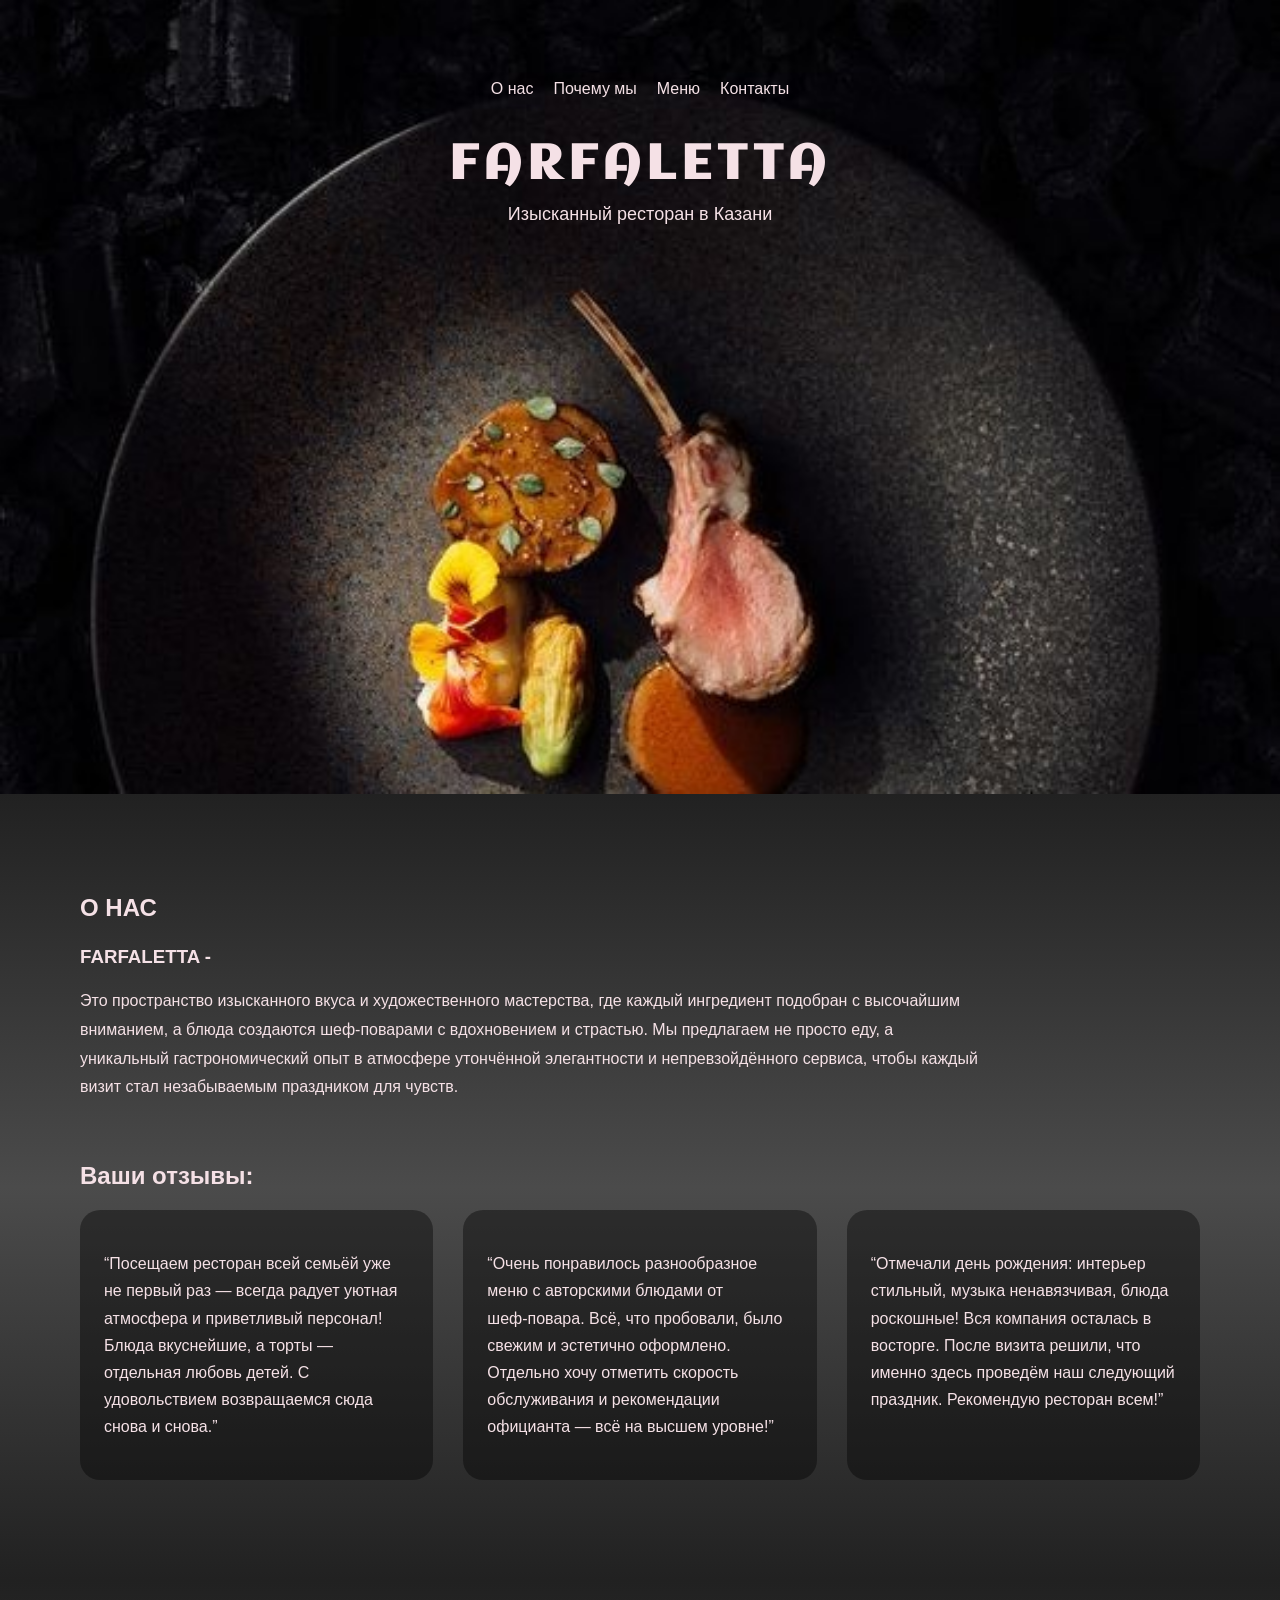
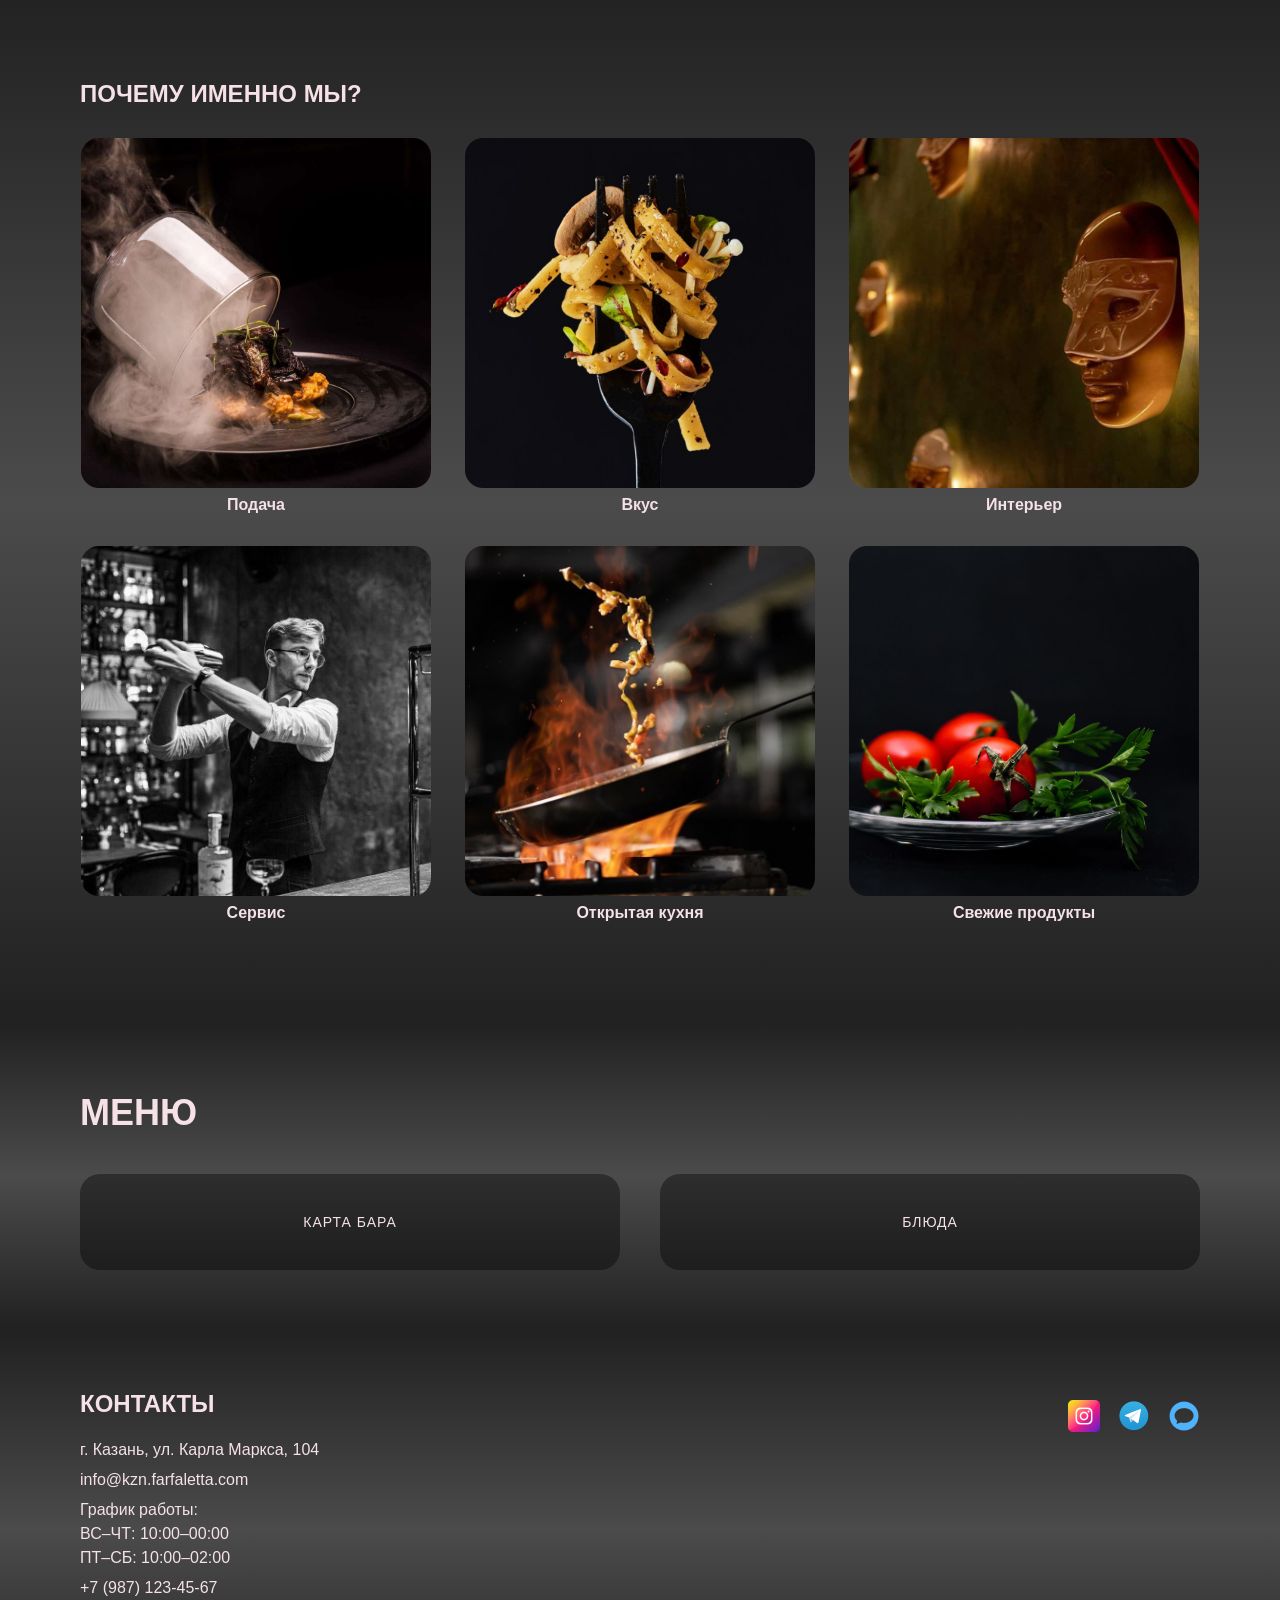
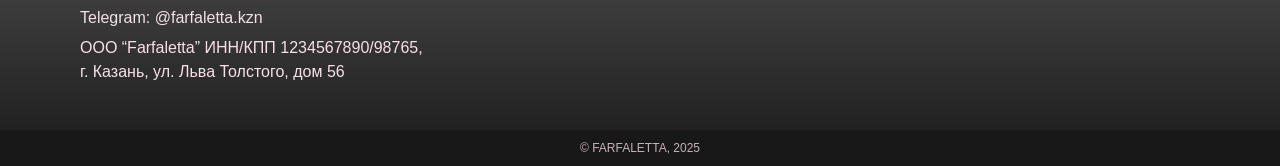
<file: index.html>
<!DOCTYPE html>
<html lang="ru">
<head>
  <meta charset="UTF-8">
  <title>FARFALETTA — Ресторан в Казани</title>

  <!-- Шрифты -->
  <link rel="preconnect" href="https://fonts.googleapis.com">
  <link rel="preconnect" href="https://fonts.gstatic.com" crossorigin>
  <link href="https://fonts.googleapis.com/css2?family=Montserrat:wght@300;400;600&family=Playfair+Display:wght@600;700&display=swap" rel="stylesheet">
  <link rel="preconnect" href="https://fonts.googleapis.com">
  <link rel="preconnect" href="https://fonts.gstatic.com" crossorigin>
  <link href="https://fonts.googleapis.com/css2?family=Aclonica&family=Montserrat:wght@300;400;600&family=Playfair+Display:wght@600;700&display=swap" rel="stylesheet">

  <!-- Стили -->
  <link rel="stylesheet" href="style.css">
</head>
<body>

<!-- Фиксированная шапка: появится только после прокрутки hero -->
<header class="site-header">
  <div class="logo">FARFALETTA</div>
  <nav class="main-nav">
    <ul>
      <li><a href="#about">О нас</a></li>
      <li><a href="#why">Почему мы</a></li>
      <li><a href="#menu">Меню</a></li>
      <li><a href="#contacts">Контакты</a></li>
    </ul>
  </nav>
</header>

<main>
  <section class="hero" id="top">
    <img class="hero-img" src="img/forsite.jpg" alt="FARFALETTA">

    <div class="hero-overlay">
      <header class="hero-header">
        <nav class="main-nav">
          <ul>
            <li><a href="#about">О нас</a></li>
            <li><a href="#why">Почему мы</a></li>
            <li><a href="#menu">Меню</a></li>
            <li><a href="#contacts">Контакты</a></li>
          </ul>
        </nav>
      </header>

      <section class="hero-logo">
        <h1>FARFALETTA</h1>
        <p>Изысканный ресторан в Казани</p>
      </section>
    </div>
  </section>



  <!-- 2. О нас + отзывы -->
  <section class="about" id="about">
    <section class="about-text">
      <h2>О НАС</h2>
      <h3>FARFALETTA - </h3>
      <p>
        Это пространство изысканного вкуса и художественного мастерства, где каждый ингредиент подобран с высочайшим вниманием, а блюда создаются шеф‑поварами с вдохновением и страстью. Мы предлагаем не просто еду, а уникальный гастрономический опыт в атмосфере утончённой элегантности и непревзойдённого сервиса, чтобы каждый визит стал незабываемым праздником для чувств.
      </p>
    </section>

    <section class="about-reviews">
      <h2>Ваши отзывы:</h2>

      <div class="reviews-list">
        <article class="review-card">
          <p>
            “Посещаем ресторан всей семьёй уже не первый раз — всегда радует
            уютная атмосфера и приветливый персонал! Блюда вкуснейшие, а торты —
            отдельная любовь детей. С удовольствием возвращаемся сюда снова и снова.”
          </p>
        </article>

        <article class="review-card">
          <p>
            “Очень понравилось разнообразное меню с авторскими блюдами от шеф‑повара.
            Всё, что пробовали, было свежим и эстетично оформлено. Отдельно хочу
            отметить скорость обслуживания и рекомендации официанта — всё на высшем уровне!”
          </p>
        </article>

        <article class="review-card">
          <p>
            “Отмечали день рождения: интерьер стильный, музыка ненавязчивая,
            блюда роскошные! Вся компания осталась в восторге. После визита решили,
            что именно здесь проведём наш следующий праздник. Рекомендую ресторан всем!”
          </p>
        </article>
      </div>
    </section>
  </section>

  <!-- 3. Почему именно мы -->
  <section class="why" id="why">
    <h2>ПОЧЕМУ ИМЕННО МЫ?</h2>

    <div class="features-grid">
      <article class="feature-card">
        <img src="img/podacha.jpg" alt="Подача">
        <h3>Подача</h3>
      </article>

      <article class="feature-card">
        <img src="img/vkus.jpg" alt="Вкус">
        <h3>Вкус</h3>
      </article>

      <article class="feature-card">
        <img src="img/interior.jpg" alt="Интерьер">
        <h3>Интерьер</h3>
      </article>

      <article class="feature-card">
        <img src="img/service.jpg" alt="Сервис">
        <h3>Сервис</h3>
      </article>

      <article class="feature-card">
        <img src="img/open-kitchen.jpg" alt="Открытая кухня">
        <h3>Открытая кухня</h3>
      </article>

      <article class="feature-card">
        <img src="img/fresh.jpg" alt="Свежие продукты">
        <h3>Свежие продукты</h3>
      </article>
    </div>
  </section>

  <!-- 4. Меню -->
  <section class="menu-section" id="menu">
    <h2>МЕНЮ</h2>

    <div class="menu-buttons">
      <a href="#" class="menu-btn">Карта бара</a>
      <a href="#" class="menu-btn">Блюда</a>
    </div>
  </section>

  <!-- 5. Контакты -->
  <section class="contacts" id="contacts">
    <section class="contacts-info">
      <h2>КОНТАКТЫ</h2>

      <p>г. Казань, ул. Карла Маркса, 104</p>
      <p>info@kzn.farfaletta.com</p>

      <p>
        График работы:<br>
        ВС–ЧТ: 10:00–00:00<br>
        ПТ–СБ: 10:00–02:00
      </p>

      <p>+7 (987) 123‑45‑67</p>
      <p>Telegram: @farfaletta.kzn</p>

      <p>
        ООО “Farfaletta” ИНН/КПП 1234567890/98765,<br>
        г. Казань, ул. Льва Толстого, дом 56
      </p>
    </section>

    <section class="contacts-icons">
      <img src="img/inst.png" alt="Instagram">
      <img src="img/tg.png" alt="Telegram">
      <img src="img/chat.png" alt="Чат">
    </section>
  </section>

</main>

<footer class="site-footer">
  <p>© FARFALETTA, 2025</p>
</footer>

<!-- Появление шапки после первого слайда -->
<script>
  const header = document.querySelector('.site-header');
  const hero = document.querySelector('.hero');

  window.addEventListener('scroll', () => {
    const heroBottom = hero.getBoundingClientRect().bottom;

    if (heroBottom <= 0) {
      header.classList.add('visible');
    } else {
      header.classList.remove('visible');
    }
  });
</script>

</body>
</html>
</file>
<file: style.css>
/* плавная прокрутка по якорям */
html {
  scroll-behavior: smooth;
}

/* базовый фон и шрифт */
body {
  margin: 0;
  font-family: Arial, sans-serif;
  background: #000;
  color: #f5e1e6;
  font-size: 16px;
}

/* градиенты секций (кроме hero) */
.about,
.why,
.menu-section,
.contacts {
  background: linear-gradient(
    to bottom,
    #212121 0%,
    #4b4b4b 50%,
    #212121 100%
  );
}

/* === Фиксированная шапка === */

.site-header {
  position: fixed;
  top: 0;
  left: 0;
  right: 0;
  z-index: 100;

  display: flex;
  justify-content: space-between;
  align-items: center;
  padding: 16px 40px 10px;

  background: transparent;
  backdrop-filter: none;

  opacity: 0;
  pointer-events: none;
  transition: opacity 0.4s ease;
}

.site-header.visible {
  opacity: 1;
  pointer-events: auto;
  background: rgba(24, 24, 24, 0.9);
  backdrop-filter: blur(4px);
}

/* логотип в шапке */
.logo {
  font-family: "Aclonica", sans-serif;
  font-size: 20px;
  letter-spacing: 4px;
}

/* меню (в шапке и в hero) */
.main-nav ul {
  list-style: none;
  margin: 0;
  padding: 0;
  display: flex;
  gap: 20px;
}

.main-nav a {
  color: #f5e1e6;
  text-decoration: none;
  font-size: 16px;
}

main {
  margin-top: 0;
}

/* === 1. Главный экран с картинкой === */

.hero {
  position: relative;
}

/* сама картинка — полностью адаптивная по ширине */
.hero-img {
  display: block;
  width: 100%;
  height: auto;
}

/* блок с меню и логотипом поверх картинки */
.hero-overlay {
  position: absolute;
  inset: 0;
  display: flex;
  flex-direction: column;
  align-items: center;
  justify-content: flex-start;
  padding-top: 80px;
  text-align: center;
  pointer-events: none;
}

/* по ссылкам всё равно можно кликать */
.hero-overlay .main-nav a {
  pointer-events: auto;
}

/* меню по центру над логотипом */
.hero-header {
  margin-bottom: 40px;
}

/* центрируем меню */
.hero-header .main-nav ul {
  justify-content: center;
}

/* заголовок FARFALETTA и подпись */
.hero-logo h1 {
  margin: 0;
  font-family: "Aclonica", sans-serif;
  font-size: 48px;
  letter-spacing: 6px;
  color: #f5e1e6;
}

.hero-logo p {
  font-family: "Aclonica", sans-serif;
  margin-top: 12px;
  font-size: 18px;
}

/* === 2. Блок "О нас" + отзывы === */

.about {
  padding: 80px 80px 100px;
}

.about-text h2 {
  font-size: 24px;
  margin-bottom: 24px;
}

.about-text p {
  max-width: 900px;
  font-size: 16px;
  line-height: 1.8;
}

.about-reviews {
  margin-top: 60px;
}

.about-reviews h2 {
  font-size: 24px;
  margin-bottom: 20px;
}

.reviews-list {
  display: flex;
  gap: 30px;
}

.review-card {
  flex: 1;
  background: rgba(0, 0, 0, 0.4);
  color: #f5e1e6;
  border-radius: 20px;
  padding: 24px;
  font-size: 16px;
  line-height: 1.7;

}

/* === 3. Блок "Почему именно мы" === */

.why {
  padding: 80px 80px 100px;
}

.why h2 {
  font-size: 24px;
  margin-bottom: 30px;
}

.features-grid {
  display: grid;
  grid-template-columns: repeat(3, minmax(0, 1fr));
  gap: 32px;
}

/* карточка без подложки */
.feature-card {
  background: none;
  border-radius: 0;
  padding: 0;
  min-height: auto;

  display: flex;
  flex-direction: column;
  align-items: center;
}

/* квадраты по умолчанию на десктопе */
.feature-card img {
  width: 350px;
  height: 350px;
  object-fit: cover;
  border-radius: 18px;
  margin-bottom: 8px;
}

.feature-card h3 {
  margin: 0;
  font-size: 16px;
}

/* === 4. Меню === */

.menu-section {
  font-size: 24px;
  padding: 40px 80px 60px;
}

.menu-buttons {
  margin-top: 40px;
  display: flex;
  gap: 40px;
}

/* кнопки меню */
.menu-btn {
  flex: 1;
  text-align: center;
  text-decoration: none;

  background: rgba(0, 0, 0, 0.4);
  color: #f5e1e6;
  border-radius: 20px;
  padding: 40px 0;
  font-size: 14px;
  letter-spacing: 1px;
  text-transform: uppercase;

  transition: background 0.2s ease, transform 0.2s ease;
}

.menu-btn:hover {
  background: rgba(0, 0, 0, 0.6);
  transform: translateY(-2px);
}

/* иконки соцсетей */
.contacts-icons img {
  width: 32px;
  height: 32px;
  object-fit: contain;
}

/* === 5. Блок "Контакты" === */

.contacts {
  padding: 40px 80px 40px;
  display: flex;
  justify-content: space-between;
  gap: 40px;
}

.contacts-info h2 {
  font-size: 24px;
  margin-bottom: 20px;
}

.contacts-info p {
  margin: 6px 0;
  font-size: 16px;
  line-height: 1.5;
}

.contacts-icons {
  margin-top: 30px;
  display: flex;
  gap: 18px;
}

/* === Футер === */

.site-footer {
  height: 36px;
  background: #181818;
  display: flex;
  align-items: center;
  justify-content: center;
  font-size: 12px;
  color: #c7b2b8;
}

/* === Адаптив (без уменьшения шрифтов) === */

/* 992–1199 px */
@media (max-width: 1199px) and (min-width: 992px) {
  .about,
  .why,
  .contacts,
  .menu-section {
    padding: 60px 40px 80px;
  }

  .features-grid {
    gap: 24px;
  }

  .feature-card img {
    width: 22vw;
    height: 22vw;
    max-width: 260px;
  }
}

/* 768–991 px */
@media (max-width: 991px) and (min-width: 768px) {
  .site-header {
    padding: 12px 24px 8px;
  }

  .about,
  .why,
  .contacts,
  .menu-section {
    padding: 50px 30px 70px;
  }

  .features-grid {
    grid-template-columns: repeat(2, minmax(0, 1fr));
  }

  .feature-card img {
    width: 28vw;
    height: 28vw;
    max-width: 240px;
  }

  .reviews-list {
    flex-direction: column;
  }

  .hero-header {
    margin-bottom: 28px;
  }
}

/* 576–767 px */
@media (max-width: 767px) and (min-width: 576px) {
  .site-header {
    padding: 10px 16px 6px;
  }

  .main-nav ul {
    gap: 12px;
  }

  .hero-header {
    margin-bottom: 24px;
  }

  .about,
  .why,
  .contacts,
  .menu-section {
    padding: 40px 24px 60px;
  }

  .features-grid {
    grid-template-columns: 1fr;
    justify-items: center;
  }

  .feature-card {
    width: 80%;
    max-width: 360px;
  }

  .feature-card img {
    width: 100%;
    height: auto;
    aspect-ratio: 1 / 1;
  }

  .contacts {
    flex-direction: column;
    align-items: flex-start;
  }
}

/* ≤ 575 px — НИЧЕГО не уменьшаем, только верстку подправляем */
@media (max-width: 575px) {
  body {
    font-size: 16px;
  }

  .about-text p,
  .review-card,
  .contacts-info p {
    font-size: 16px;
  }

  .about-text h2,
  .about-reviews h2,
  .why h2,
  .contacts-info h2 {
    font-size: 24px;
  }

  .hero-logo h1 {
    font-size: 48px;
  }

  .hero-logo p {
    font-size: 18px;
  }

  .main-nav a {
    font-size: 16px;
  }

  .site-header {
    padding: 8px 12px 4px;
  }

  .about,
  .why,
  .contacts,
  .menu-section {
    padding: 20px 12px 24px;
  }

  .main-nav ul {
    flex-wrap: wrap;
    gap: 4px;
    justify-content: center;
  }

  .menu-buttons {
    flex-direction: column;
  }

  .features-grid {
    grid-template-columns: 1fr;
    row-gap: 20px;
    justify-items: center;
  }

  .feature-card {
    width: 96vw;
    max-width: 360px;
    margin-bottom: 0;
  }

  .feature-card img {
    width: 100%;
    aspect-ratio: 1 / 1;
  }
}
</file>
